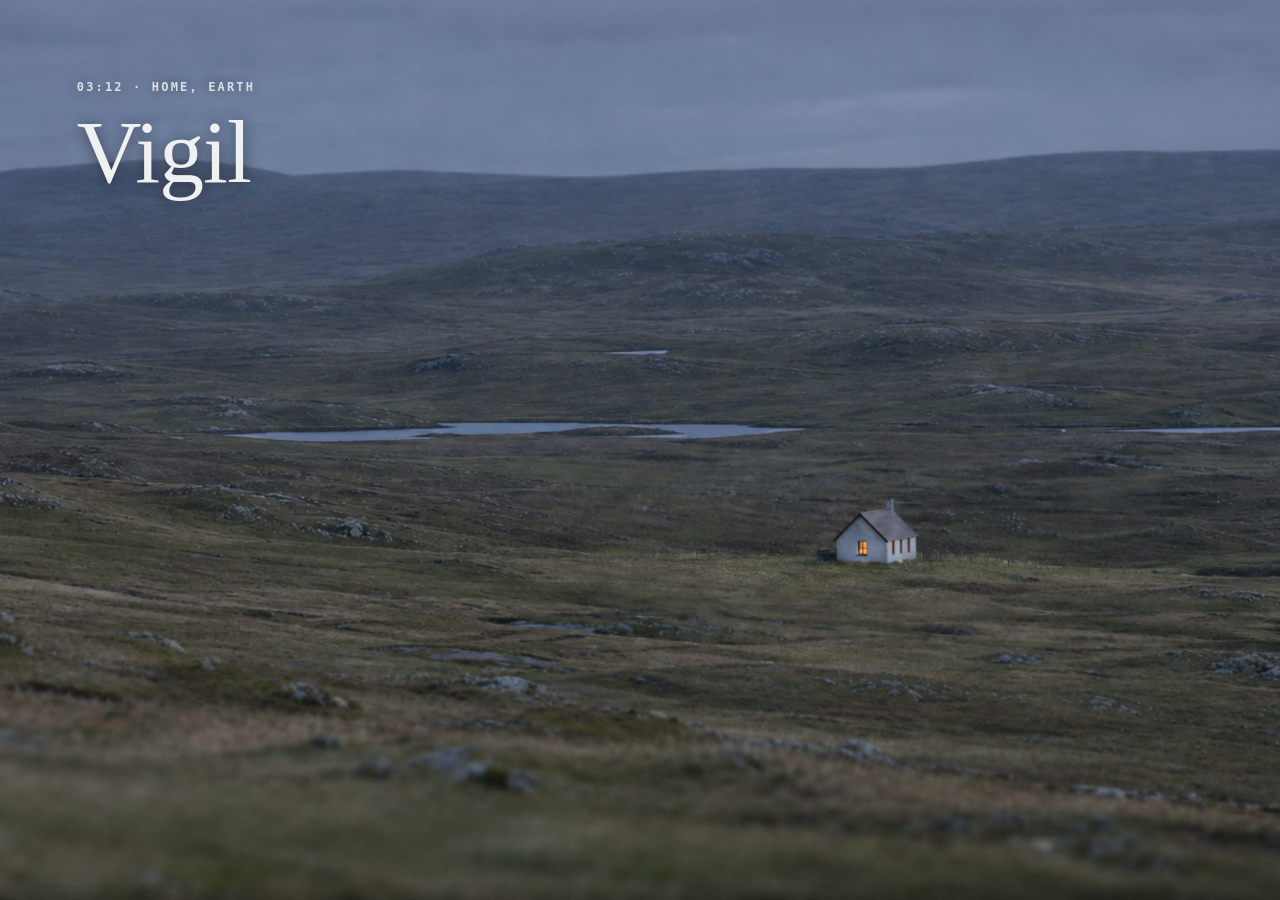
<file: zoom/index.html>
<!doctype html>
<html lang="en">
<head>
<meta charset="utf-8">
<meta name="viewport" content="width=device-width, initial-scale=1">
<title>Vigil</title>
<meta name="theme-color" content="#5b6575">
<style>
  html, body { margin: 0; height: 100%; background: #2e343b; }
  body { overflow: hidden; touch-action: none; }
  figure { position: fixed; margin: 0; overflow: hidden; }
  img, canvas { position: absolute; inset: 0; width: 100%; height: 100%; object-fit: cover; display: block; }
  figure canvas { opacity: 0; transition: opacity 1.2s ease; }
  figure canvas.on { opacity: 1; }
  .words { position: fixed; left: clamp(20px, 6vw, 96px); top: clamp(28px, 9vh, 110px); z-index: 2; color: #eef0f2; text-shadow: 0 1px 14px rgb(20 26 34 / .55); font-family: Georgia, "Iowan Old Style", serif; pointer-events: none; }
  .words p { margin: 0 0 14px; font: 600 12px/1 ui-monospace, Consolas, monospace; letter-spacing: .18em; text-transform: uppercase; opacity: .85; }
  .words h1 { margin: 0; font-weight: 400; font-size: clamp(44px, 7vw, 96px); line-height: 1; letter-spacing: -.01em; }
  /* The pointer: a white arrow with the title's shadow, a ring round it that fills while it rests on the house, and the ping. */
  @media (pointer: fine) { html, body, * { cursor: none; } }
  .cursor, .ping { position: fixed; left: 0; top: 0; z-index: 3; pointer-events: none; filter: drop-shadow(0 1px 6px rgb(20 26 34 / .6)); }
  .cursor { width: 64px; height: 64px; margin: -32px 0 0 -32px; opacity: 0; transition: opacity .2s; }
  .cursor.on { opacity: 1; }
  .cursor svg, .ping svg { width: 100%; height: 100%; overflow: visible; }
  .cursor .track, .cursor .fill { fill: none; stroke: #fff; stroke-width: 2.5; }
  .cursor .track { opacity: 0; transition: opacity .25s; }
  .cursor.near .track { opacity: .35; }
  .cursor .fill { stroke-linecap: round; transform: rotate(-90deg); transform-origin: 32px 32px; }
  .cursor .arrow { fill: none; stroke: #fff; stroke-width: 2.8; stroke-linejoin: round; }
  .ping { width: 64px; height: 64px; margin: -32px 0 0 -32px; opacity: 0; }
  .ping circle { fill: none; stroke: #fff; stroke-width: 2.5; }
  .ping.go { animation: ping .75s ease-out forwards; }
  @keyframes ping { from { transform: scale(1); opacity: 1; } to { transform: scale(2.6); opacity: 0; } }
</style>
</head>
<body>
<div class="words"><p>03:12 · Home, Earth</p><h1>Vigil</h1></div>
<div class="cursor" aria-hidden="true"><svg viewBox="0 0 64 64">
  <circle class="track" cx="32" cy="32" r="27"/><circle class="fill" cx="32" cy="32" r="27" pathLength="1" stroke-dasharray="1" stroke-dashoffset="1"/>
  <path class="arrow" d="M23 19 L45 30 L36 33 L42 42 L38 45 L32 36 L26 42 Z"/></svg></div>
<div class="ping" aria-hidden="true"><svg viewBox="0 0 64 64"><circle cx="32" cy="32" r="27"/></svg></div>
<figure>
  <img src="../media/photo-home-earth-2400.webp" width="2400" height="1351" alt="A lone house with one lit window far across dusk moorland." fetchpriority="high">
</figure>
<script type="module">
// The live page as it is (the photograph with depth, focus racked to the pointer, the tilt-shift look), and a zoom on top: the wheel,
// a drag or the arrow keys magnify it about the lit window. The house is modelled and rendered from the photograph's own camera
// at many times its pixels and laid over it, so it keeps its detail all the way in. ?z= (0-1) sets the zoom.
import { mount } from './depthview-zoom.js?v=1795723480';
const fig = document.querySelector('figure'), words = document.querySelector('.words');
const P = [0.69, 0.585], HOUSE = P.map(v => (v - 0.5) / 0.9 + 0.5), AT = [0.69, 0.6];
function frame() {
  const W = innerWidth, H = innerHeight, w = Math.max(W, H * 16 / 9), h = w * 9 / 16;
  const x = Math.min(0, Math.max(W - w, W * AT[0] - w * HOUSE[0])), y = Math.min(0, Math.max(H - h, H * AT[1] - h * HOUSE[1]));
  Object.assign(fig.style, { left: x + 'px', top: y + 'px', width: w + 'px', height: h + 'px' });
}
frame(); addEventListener('resize', frame);
const c = document.createElement('canvas'); c.setAttribute('aria-hidden', 'true'); fig.append(c);
const v = mount(c);
if (!v) { c.remove(); throw 0; }
await v.show('../media/photo-home-earth-2400.webp', './depth.webp?v=1795723480');
c.classList.add('on');
v.sharpen('../media/photo-home-earth-6688.webp');
// the boxes in the photograph (1672 x 941): the moor the whole frame; the land x 820-1450, y 455-790; the house x 1068-1204, y 488-600
v.tile(0, './moor.webp?v=1795723480', [0, 0, 1, 1]);
v.tile(1, './land.webp?v=1795723480', [820 / 1672, 455 / 941, 1450 / 1672, 790 / 941]);
v.plate('./clean.webp?v=1795723480');
v.tile(2, './house.webp?v=1795723480', [1068 / 1672, 488 / 941, 1204 / 1672, 600 / 941]);

// The zoom: s runs 0-1, the picture magnified ZMAX^s times about the lit window's centre.
const ZMAX = 16, CENTRE = [0.678, 0.5986];
let s = Math.min(1, Math.max(0, +(new URLSearchParams(location.search).get('z') || 0))), goal = s;
const nudge = d => { goal = Math.min(1, Math.max(0, goal + d)); };
addEventListener('wheel', e => { e.preventDefault(); nudge(e.deltaY * .0005); }, { passive: false });
addEventListener('keydown', e => { if (e.key === 'ArrowDown' || e.key === 'PageDown') nudge(.05); if (e.key === 'ArrowUp' || e.key === 'PageUp') nudge(-.05); });
let dragY = null;
addEventListener('pointerdown', e => { if (e.pointerType === 'touch') dragY = e.clientY; });
addEventListener('pointermove', e => { if (dragY != null) { nudge((dragY - e.clientY) * .002); dragY = e.clientY; } });
addEventListener('pointerup', () => { dragY = null; });
// Finding the house: on a mouse, resting on it fills the ring round the pointer, then it pings and the zoom carries itself in;
// leaving the house empties the ring. A tap on the house pings and zooms at once.
const cur = document.querySelector('.cursor'), fillC = cur.querySelector('.fill'), ping = document.querySelector('.ping');
const HOUSE_BOX = [1080 / 1672, 500 / 941, 1200 / 1672, 597 / 941], FILL = .3, MOVING = 900;
let px = -1, py = -1, speed = 0, lastMove = 0, load = 0, auto = null;
const toScreen = (u, w_) => {                        // the photograph's 0-1 point to the screen, at the zoom showing now
  const st = v.state(), z = Math.pow(ZMAX, s), r = fig.getBoundingClientRect();
  const qx = CENTRE[0] + (u - CENTRE[0]) * z, qy = CENTRE[1] + (w_ - CENTRE[1]) * z;
  return [r.left + ((qx - .5) / st.sc[0] + .5) * r.width, r.top + ((qy - .5) / st.sc[1] + .5) * r.height];
};
const onHouse = (x, y) => { const a = toScreen(HOUSE_BOX[0], HOUSE_BOX[1]), b = toScreen(HOUSE_BOX[2], HOUSE_BOX[3]); return x > a[0] && x < b[0] && y > a[1] && y < b[1]; };
const easeInOut = t => t < .5 ? 4 * t * t * t : 1 - Math.pow(-2 * t + 2, 3) / 2;
function go(x, y) {
  if (auto || s > .95) return;
  ping.style.left = x + 'px'; ping.style.top = y + 'px';
  ping.classList.remove('go'); void ping.offsetWidth; ping.classList.add('go');
  auto = { from: s, t0: performance.now() + 250, dur: 1400 + 2600 * (1 - s) };
}
addEventListener('pointermove', e => {
  if (e.pointerType !== 'mouse') return;
  const now = performance.now(), dt = Math.max(1, now - lastMove);
  if (px >= 0) speed = speed * .7 + .3 * Math.hypot(e.clientX - px, e.clientY - py) / dt * 1000;
  px = e.clientX; py = e.clientY; lastMove = now;
  cur.style.left = px + 'px'; cur.style.top = py + 'px'; cur.classList.add('on');
});
document.addEventListener('pointerleave', () => { cur.classList.remove('on'); px = -1; });
let tap = null;
addEventListener('pointerdown', e => { if (e.pointerType !== 'mouse') tap = [e.clientX, e.clientY, performance.now()]; });
addEventListener('pointerup', e => {
  if (!tap || e.pointerType === 'mouse') return;
  const [x, y, t] = tap; tap = null;
  if (Math.hypot(e.clientX - x, e.clientY - y) < 12 && performance.now() - t < 400 && onHouse(x, y)) go(x, y);
});
addEventListener('wheel', () => { auto = null; }, { passive: true });
let tPrev = performance.now();
function tick() {
  const now = performance.now(), dt = Math.min(.05, (now - tPrev) / 1000); tPrev = now;
  if (performance.now() - lastMove > 80) speed *= .8;
  const near = px >= 0 && !auto && s < .95 && onHouse(px, py);
  cur.classList.toggle('near', near);
  load = near ? (speed < MOVING ? Math.min(1, load + dt / FILL) : load) : Math.max(0, load - dt / .2);
  fillC.style.strokeDashoffset = String(1 - load);
  if (load >= 1) { load = 0; fillC.style.strokeDashoffset = '1'; go(px, py); }
  if (auto) {
    const k = Math.min(1, Math.max(0, (now - auto.t0) / auto.dur));
    s = goal = auto.from + (1 - auto.from) * easeInOut(k);
    if (k >= 1) auto = null;
  }
  s += (goal - s) * .08; if (Math.abs(goal - s) < 1e-4) s = goal;
  v.zoom(Math.pow(ZMAX, s), CENTRE);
  words.style.opacity = String(Math.max(0, 1 - s / .04));
  requestAnimationFrame(tick);
}
tick();
</script>
</body>
</html>
</file>
